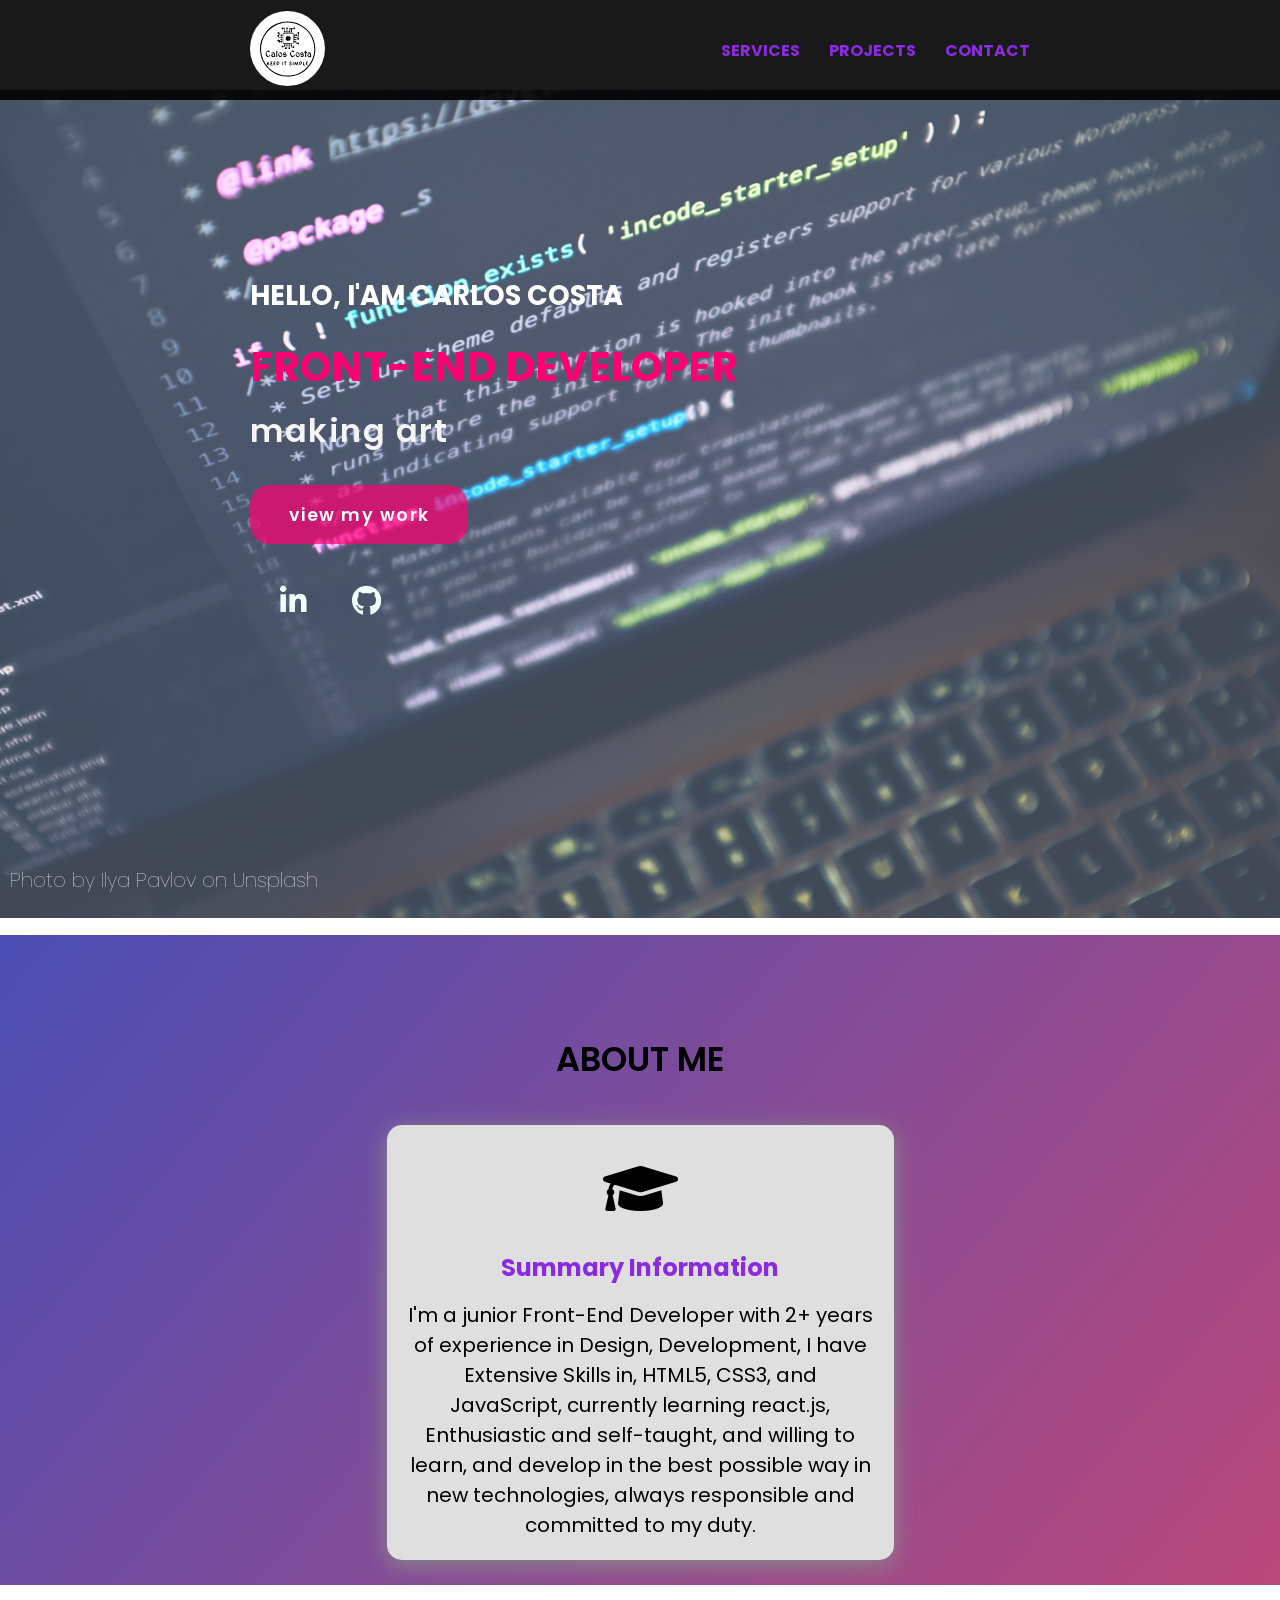
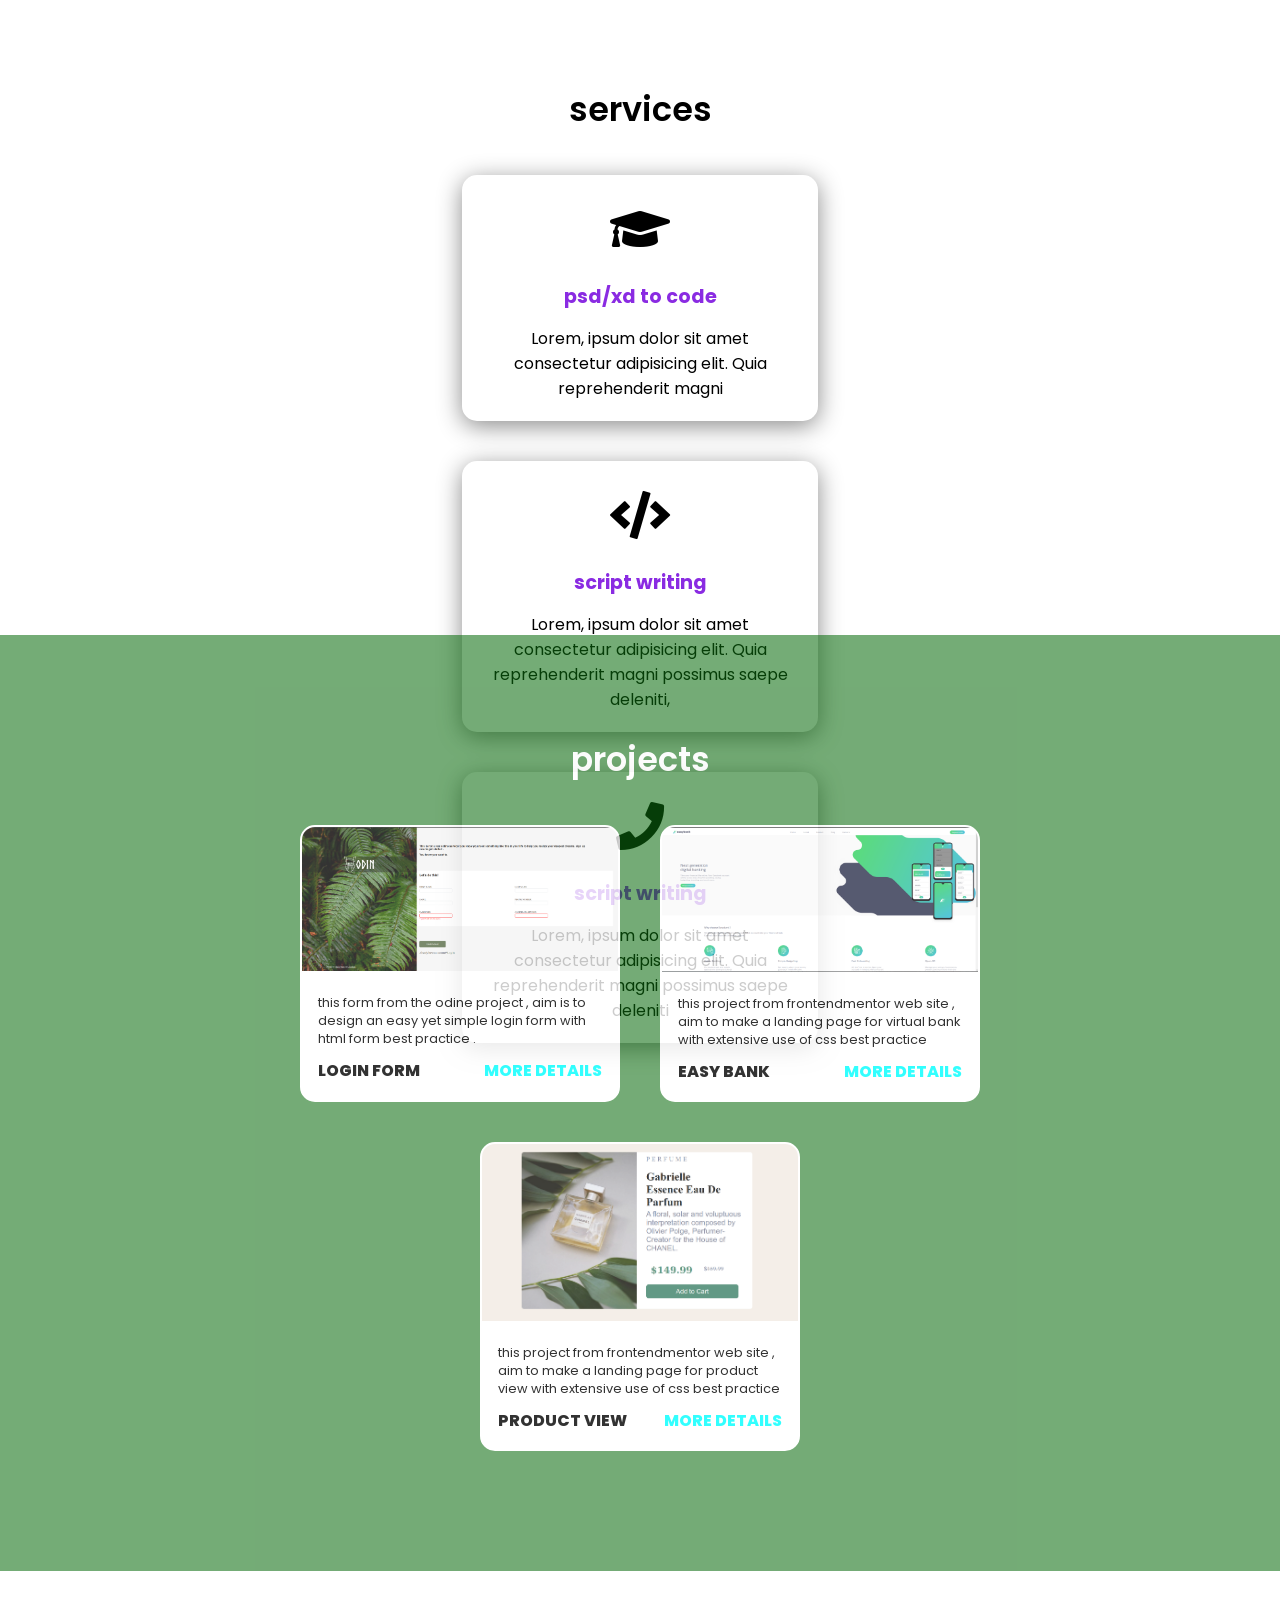
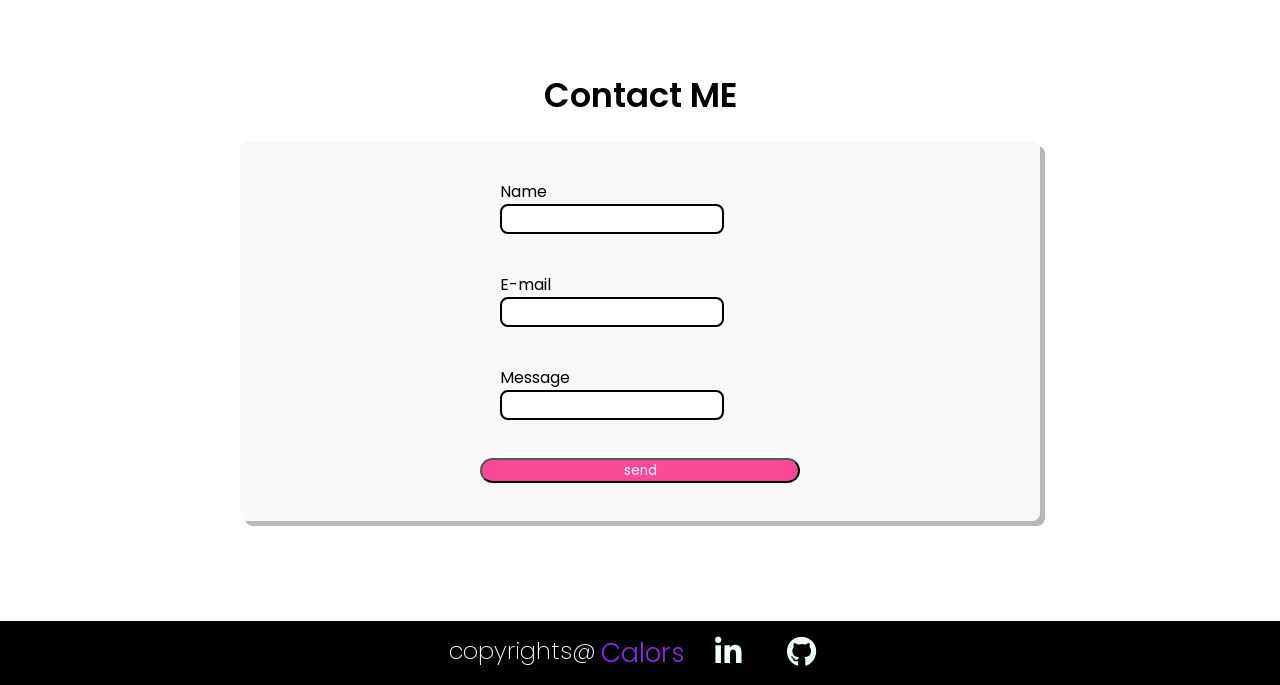
<file: index.html>
<!DOCTYPE html>
<html lang="en">

<head>
    <link rel="stylesheet" href="https://cdnjs.cloudflare.com/ajax/libs/font-awesome/5.15.4/css/all.min.css" />
    <link rel="stylesheet" href="style.css" />
    <meta charset="UTF-8" />
    <meta http-equiv="X-UA-Compatible" content="IE=edge" />
    <meta name="viewport" content="width=device-width, initial-scale=1.0" />
    <title>Calors cosat</title>
</head>

<body>
    <header>
        <a href="#" class="logo">
            <img id="Carlos-logo" src="/imgs/logo-pic.svg" alt="logo-picture">

        </a>
        <nav class="navigation">
            <a href="#services">Services</a>
            <a href="#projects">Projects</a>
            <a href="#contact">Contact</a>
        </nav>
    </header>
    <section class="main">
        <div>
            <h2>hello, I'am carlos costa<br /><span>front-end developer</span></h2>
            <h3>making art</h3>
            <a href="#projects" class="main-botn">view my work</a>
            <div class="social-icons">
                <a href="https://www.linkedin.com/in/carloscosta24/" target="_blank"><i
                        class="fab fa-linkedin-in"></i></a>
                <a href="https://github.com/carlosCosta24" target="_blank"><i class="fab fa-github"></i></a>
            </div>
        </div>
        <div class="shout-out">
            Photo by <a
                href="https://unsplash.com/@ilyapavlov?utm_source=unsplash&utm_medium=referral&utm_content=creditCopyText">Ilya
                Pavlov</a> on <a
                href="https://unsplash.com/s/photos/computer?utm_source=unsplash&utm_medium=referral&utm_content=creditCopyText">Unsplash</a>

        </div>
    </section>
    <section class="cards special">
        <h2 class="title">ABOUT ME</h2>
        <div class="content">
            <div class="card wide">
                <div class="icon"><i class="fas fa-graduation-cap"></i></div>
                <div class="info">
                    <h3>Summary Information</h3>
                    <p>
                        I'm a junior Front-End Developer with 2+ years of experience in Design, Development, I have
                        Extensive Skills in, HTML5, CSS3, and JavaScript, currently learning react.js, Enthusiastic and
                        self-taught, and willing to learn, and develop in the best possible way in new technologies,
                        always responsible and committed to my duty.
                </div>
            </div>
        </div>
    </section>
    <section class="cards" id="services">
        <h2 class="title">services</h2>
        <div class="content">
            <div class="card">
                <div class="icon"><i class="fas fa-graduation-cap"></i></div>
                <div class="info">
                    <h3>psd/xd to code</h3>
                    <p>
                        Lorem, ipsum dolor sit amet consectetur adipisicing elit. Quia
                        reprehenderit magni
                    </p>
                </div>
            </div>
            <div class="card">
                <div class="icon">
                    <i class="fas fa-code"></i>
                </div>
                <div class="info">
                    <h3>script writing</h3>
                    <p>
                        Lorem, ipsum dolor sit amet consectetur adipisicing elit. Quia
                        reprehenderit magni possimus saepe deleniti,
                    </p>
                </div>
            </div>
            <div class="card">
                <div class="icon">
                    <i class="fas fa-phone"></i>
                </div>
                <div class="info">
                    <h3>script writing</h3>
                    <p>
                        Lorem, ipsum dolor sit amet consectetur adipisicing elit. Quia
                        reprehenderit magni possimus saepe deleniti
                    </p>
                </div>
            </div>
        </div>
    </section>
    <section class="projects" id="projects" href="#">
        <h2 class="title">projects</h2>
        <div class="content">
            <div class="projects-card">
                <div class="projects-img">
                    <img src="/imgs/Screenshot from 2022-10-10 17-16-13.png" alt="" />
                    <div class="projects-info">
                        <p class="projects-category">
                            this form from the odine project , aim is to design an easy yet simple login form with html
                            form best practice .
                        </p>
                        <strong class="projects-title">
                            <span class="pro-tit-sp"> login form</span>
                            <a href="https://m0lt0.github.io/form-practice/Project:%20Sign-Up%20Form/?"
                                class="more-details" target="_blank">more details</a>
                        </strong>
                    </div>
                </div>
            </div>
            <div class="projects-card">
                <div class="projects-img">
                    <img src="/imgs/Screenshot .png" alt="" />
                    <div class="projects-info">
                        <p class="projects-category">
                            this project from frontendmentor web site , aim to make a landing page for virtual bank
                            with extensive use of css best practice

                        </p>
                        <strong class="projects-title">
                            <span class="pro-tit-sp">easy bank </span>
                            <a href="https://m0lt0.github.io/easybank-landing-page/" class="more-details"
                                target="_blank">more
                                details</a>
                        </strong>
                    </div>
                </div>
            </div>
            <div class="projects-card">
                <div class="projects-img">
                    <img src="/imgs/product .png" alt="" />
                    <div class="projects-info">
                        <p class="projects-category">
                            this project from frontendmentor web site , aim to make a landing page for product view
                            with extensive use of css best practice
                        </p>
                        <strong class="projects-title">
                            <span class="pro-tit-sp">product view </span>
                            <a href="https://m0lt0.github.io/simple-product-preview/" class="more-details"
                                target="_blank">more
                                details</a>
                        </strong>
                    </div>
                </div>
            </div>
        </div>
    </section>
    <section class="cards" id="contact">
        <h2 class="title">Contact ME</h2>
        <div class="form-decorator">
            <form action="" id="form">
                <div>
                    <legend id="name">Name</legend>
                    <input type="text" for="name">
                </div>
                <div>
                    <legend id="email">E-mail</legend>
                    <input type="email" for="email">
                </div>
                <div>
                    <legend>Message</legend>
                    <input type="text" for="message">
                </div>
                <button for="form">send</button>
            </form>
        </div>
    </section>

    <footer class="footer">
        <p class="footer-title">copyrights@ <span> Calors </span></p>
        <div class="social-icons">
            <a href="https://www.linkedin.com/in/carloscosta24/" target="_blank"><i class="fab fa-linkedin-in"></i></a>
            <a href="https://github.com/carlosCosta24" target="_blank"><i class="fab fa-github"></i></a>
        </div>
    </footer>
</body>

</html>
</file>
<file: style.css>
@import url("https://fonts.googleapis.com/css2?family=Poppins:ital,wght@0,100;0,200;0,300;0,400;0,500;0,600;0,700;0,800;0,900;1,100;1,200;1,300;1,400;1,500;1,600;1,700;1,800;1,900&display=swap");

* {
  font-family: "Poppins", sans-serif;
  padding: 0;
  margin: 0;
  box-sizing: border-box;
  scroll-behavior: smooth;

}

.body {
  width: 100vw;
}


header {
  background-color: rgba(0, 0, 0, 0.90);
  width: 100%;
  position: fixed;
  z-index: 1000;
  display: flex;
  justify-content: space-between;
  align-items: center;
  padding: 15px 250px;
  margin-top: 0px;
  max-height: 100px;
}

.logo img {
  background-color: white;
  width: 75px;
  max-height: 75px;
  border-radius: 70px;
  margin-top: 4px;
  object-fit: cover;

}

#carlos-logo {}

.navigation a {
  text-decoration: none;
  color: blueviolet;
  text-transform: uppercase;
  font-weight: 700;
  font-size: 1em;
  padding-left: 25px;
}

.navigation a:hover {
  color: rgb(255, 255, 255);
}

section {
  padding: 100px 250px;
}

.main::before {
  content: "";
  display: block;
  position: absolute;
  left: 0;
  top: -1px;
  width: 100%;
  height: 92%;
  background: url(./imgs/luca-bravo-XJXWbfSo2f0-unsplash.jpg);
  opacity: 0.75;
  background-size: cover;
  background-repeat: no-repeat;
  z-index: -10;
  margin-top: 91px;
}

.main {
  width: 100%;
  min-height: 100vh;
  display: flex;
  align-items: center;
  z-index: 10;
  /* margin-top: 70px; */
}

.main h2 {
  color: white;
  font-size: 1.7em;
  font-weight: 700;
  text-transform: uppercase;
}

.main h2 span {
  display: inline-block;
  margin-top: 19px;
  color: rgb(255, 0, 115);
  font-weight: 700;
  font-size: 1.5em;
  font-family: "Poppins" serif;
}

.main h3 {
  color: whitesmoke;
  font-size: 2em;
  font-weight: 600;
  letter-spacing: 1.5px;
  margin-top: 10px;
  margin-bottom: 30px;
}

.main-botn {
  color: white;
  background-color: rgba(255, 0, 115, 0.712);
  text-decoration: none;
  font-size: 1.1em;
  font-weight: 600;
  display: inline-block;
  letter-spacing: 1.5px;
  border-radius: 20px;
  margin-bottom: 35px;
  padding: 0.9375em 2.1875em;
  transition: 0.9s ease;
}

.main-botn:hover {
  background-color: rgba(255, 255, 255, 0.096);
  transform: scale(1.2);
  color: white;
}

.shout-out {
  display: block;
  color: white;
  position: absolute;
  left: 10px;
  bottom: 5px;
  font-size: 20px;
  font-family: "Poppins" serif;
  font-weight: 100;
}

.shout-out a {
  color: white;
  text-decoration: none;
}

.social-icons {
  display: flex;
  align-items: center;
  justify-content: start;
  gap: 30px;
  margin-left: 30px;
}

.social-icons a {
  color: azure;
  font-size: 1.9em;
  padding-right: 15px;
}

.title {
  display: flex;
  justify-content: center;
  color: black;
  font-size: 2.1em;
  font-weight: 600;
  margin-bottom: 20px;
}

.content {
  display: flex;
  justify-content: center;
  flex-direction: row;
  flex-wrap: wrap;
}

.cards {
  height: 650px;
}

.card {
  display: flex;
  background-color: white;
  width: 22.2em;
  box-shadow: 0 5px 25px rgb(139, 139, 139);
  justify-content: space-around;
  border-radius: 15px;
  padding: 20px;
  margin: 20px;
  transition: ease;
  transition-duration: 0.7s;
  flex-direction: column;
}

.wide {
  width: 65%;
  height: 60%;
  background-color: rgb(223, 223, 223);
  font-size: 20px;
}

.special {
  background-image: linear-gradient(310deg,
      rgb(166 17 83 / 77%),
      rgb(75 78 180));
  margin-top: 35px;
}

.card img {
  height: 80%;
}

.card:hover {
  transform: scale(1.22);
}

.icon {
  color: black;
  font-size: 3em;
  font-weight: 100;
  text-align: center;
}

.info {
  text-align: center;
}

.info h3 {
  color: blueviolet;
  font-size: 1.2em;
  font-weight: 700;
  margin: 15px;
}

.projects {
  background-color: #0c6d0fb5;
  opacity: 0.80;
}

.projects .title {
  font-size: 2.1em;
  color: white;
  font-weight: 600;
}

.projects .contact {
  margin-top: 35px;
}

.projects-card {
  background-color: white;
  border: 2px solid white;
  min-height: 15em;
  width: 20em;
  overflow: hidden;
  border-radius: 15px;
  margin: 20px;
  transition: 0.7s ease;
}

.projects-card:hover {
  transform: scale(1.17);
}

.projects-card:hover .projects-img {
  opacity: 0.7;
}

.projects-img img {
  width: 100%;
}

.projects-info {
  padding: 1em;
}

.projects-category {
  font-size: 0.8em;
  color: black;
}

.projects-title {
  display: flex;
  justify-content: space-between;
  text-transform: uppercase;
  font-weight: 750;
  margin-top: 10px;
}

.more-details {
  text-decoration: none;
  color: aqua;
}

.more-details:hover {
  color: azure;
}

#contact {
  display: flex;
  flex-direction: column;
  align-items: center;
  justify-content: center;
}

.contact .card {
  display: flex;
  justify-content: center;
  flex-direction: row;
}

.contact .icon {
  font-size: 4.5em;
}

.contact .info h3 {
  color: black;
}

.contact .info p {
  font-size: 1.7em;
}

.form-decorator {
  display: flex;
  width: 800px;
  height: 400px;
  background-color: rgba(243, 243, 243, 0.498);
  border-radius: 8px;
  align-items: center;
  justify-content: space-evenly;
  box-shadow: 5px 5px #b8b8b8;
}

.form-decorator input {
  height: 30px;
  width: 80%;
  border-radius: 8px;
  border: 2px solid black;
  padding: 5px 10px;
}

.form-decorator input:focus {
  outline: none;
  border: 3px solid red;
}

.form-decorator button {
  width: 40%;
  height: 25px;
  border-radius: 14px;
  color: white;
  background-color: rgba(255, 0, 115, 0.712);
  cursor: pointer;
}

form {
  display: flex;
  width: 100%;
  height: 100%;
  flex-direction: column;
  align-items: center;
  justify-content: space-evenly;
}

.footer {
  background-color: black;
  color: white;
  padding: 2em;
  display: flex;
  justify-content: space-between;
  height: 50px;
  margin-bottom: 0;
  justify-content: center;
  align-items: center;
}

.footer-title {
  color: white;
  font-size: 1.5em;
  font-weight: 200;
  justify-content: center;
  display: flex;
}

.footer-title span {
  color: blueviolet;
  font-size: 1.1em;
  font-weight: 300;
  margin-left: 5px;
}

:target {
  scroll-margin-top: 90px;
}

@media (max-width: 1023px) {
  :target {
    scroll-margin-top: 90px;
  }

  header {
    padding: 12px 20px;
  }

  .navigation a {
    padding-left: 10px;
  }

  .title {
    font-size: 1.8em;
  }

  section {
    padding: 80px 20px;
  }

  .main-content h2 {
    font-size: 1em;
  }

  .main-content h3 {
    font-size: 1.6em;
  }

  .content {
    flex-direction: column;
    align-items: center;
  }
}

@media (max-width: 641px) {
  :target {
    scroll-margin-top: 90px;
  }

  body {
    font-size: 12px;
  }

  .main-content h2 {
    font-size: 0.8em;
  }

  .main-content h3 {
    font-size: 1.4em;
  }
}

@media (max-width: 300px) {
  body {
    font-size: 10px;
  }

  .card a {
    text-decoration: none;
  }
}
</file>
